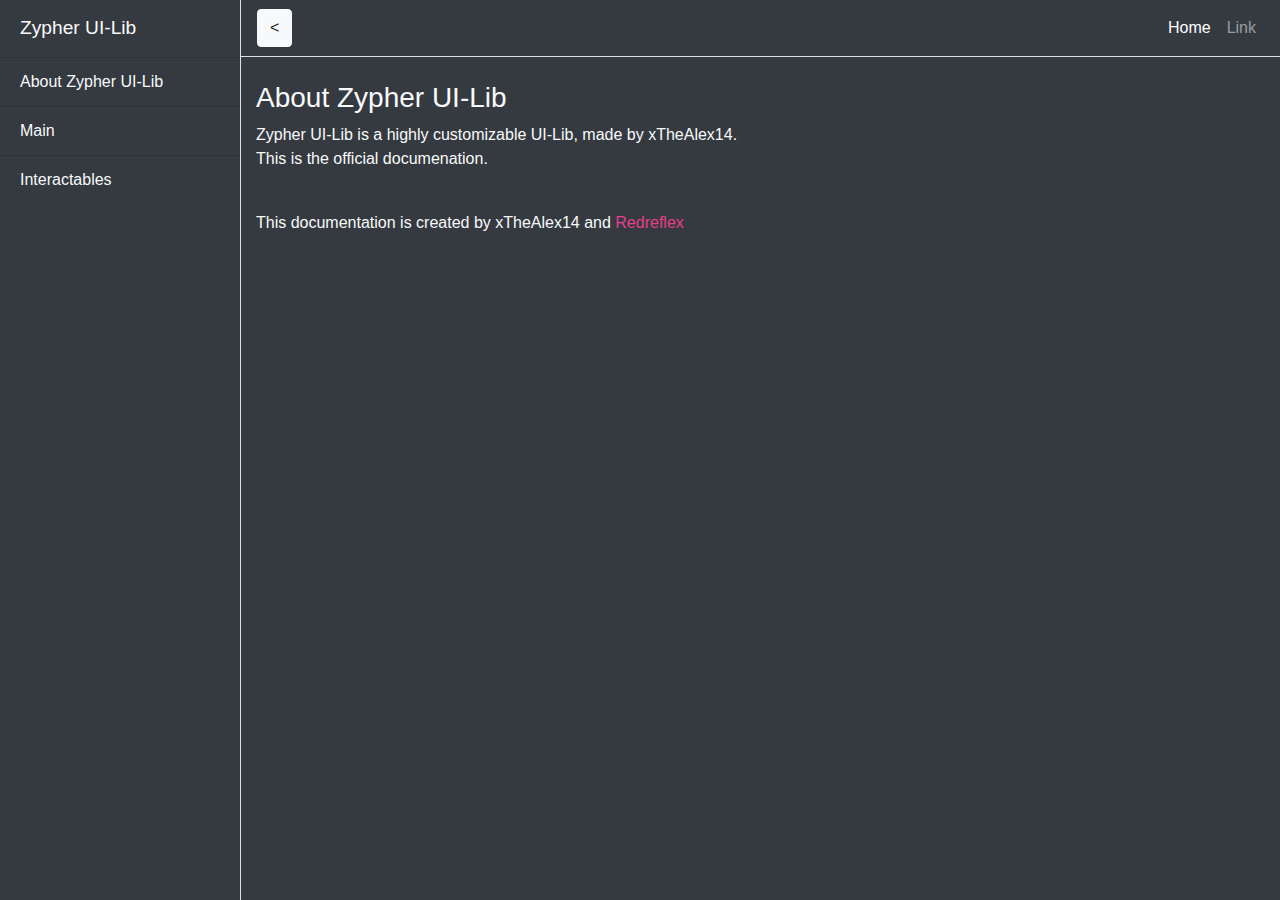
<file: index.html>
<!DOCTYPE html>
<html lang="en">

<head>

  <meta charset="utf-8">
  <meta name="viewport" content="width=device-width, initial-scale=1, shrink-to-fit=no">
  <meta name="description" content="">
  <meta name="author" content="">

  <title>Zypher UILib</title>

  <!-- Bootstrap core CSS -->
  <link href="vendor/bootstrap/css/bootstrap.min.css" rel="stylesheet">

  <!-- Custom styles for this template -->
  <link href="css/simple-sidebar.css" rel="stylesheet">

</head>

<body>

  <div class="d-flex" id="wrapper">

    <!-- Sidebar -->
    <div class="bg-dark border-right" id="sidebar-wrapper">
      <div class="sidebar-heading text-light">Zypher UI-Lib</div>
      <div class="list-group list-group-flush">
        <a href="./" class="list-group-item list-group-item-action bg-dark text-light">About Zypher UI-Lib</a>
        <a href="./main.html" class="list-group-item list-group-item-action bg-dark text-light">Main</a>
        <a href="./interactables.html" class="list-group-item list-group-item-action bg-dark text-light">Interactables</a>
      </div>
    </div>
    <!-- /#sidebar-wrapper -->

    <!-- Page Content -->
    <div id="page-content-wrapper">

      <nav class="navbar navbar-expand-lg navbar-dark bg-dark border-bottom">
        <button class="btn btn-light" onclick="toggleSidebar();" id="menu-toggle">&lt;</button>

        <button class="navbar-toggler" type="button" data-toggle="collapse" data-target="#navbarSupportedContent" aria-controls="navbarSupportedContent" aria-expanded="false" aria-label="Toggle navigation">
          <span class="navbar-toggler-icon"></span>
        </button>

        <div class="collapse navbar-collapse" id="navbarSupportedContent">
          <ul class="navbar-nav ml-auto mt-2 mt-lg-0">
            <li class="nav-item active">
              <a class="nav-link" href="#">Home <span class="sr-only">(current)</span></a>
            </li>
            <li class="nav-item">
              <a class="nav-link" href="#">Link</a>
            </li>
          </ul>
        </div>
      </nav>

      <div class="container-fluid">
        <h3 class="mt-4 text-light">About Zypher UI-Lib</h3>
        <p class="text-light">Zypher UI-Lib is a highly customizable UI-Lib, made by xTheAlex14.<br>This is the official documenation.</p>
        <br>
        <p class="text-light">This documentation is created by xTheAlex14 and <a style="color: #e83e8c;" href="https://redreflex.netlify.app/">Redreflex</a></p>
      </div>
    </div> 
    <!-- /#page-content-wrapper -->

  </div>
  <!-- /#wrapper -->

  <!-- Bootstrap core JavaScript -->
  <script src="vendor/jquery/jquery.min.js"></script>
  <script src="vendor/bootstrap/js/bootstrap.bundle.min.js"></script>
  <script src="./js/sidebarHandler.js"></script>

  <!-- Menu Toggle Script -->
  <script>
    $("#menu-toggle").click(function(e) {
      e.preventDefault();
      $("#wrapper").toggleClass("toggled");
    });
  </script>

</body>

</html>
</file>
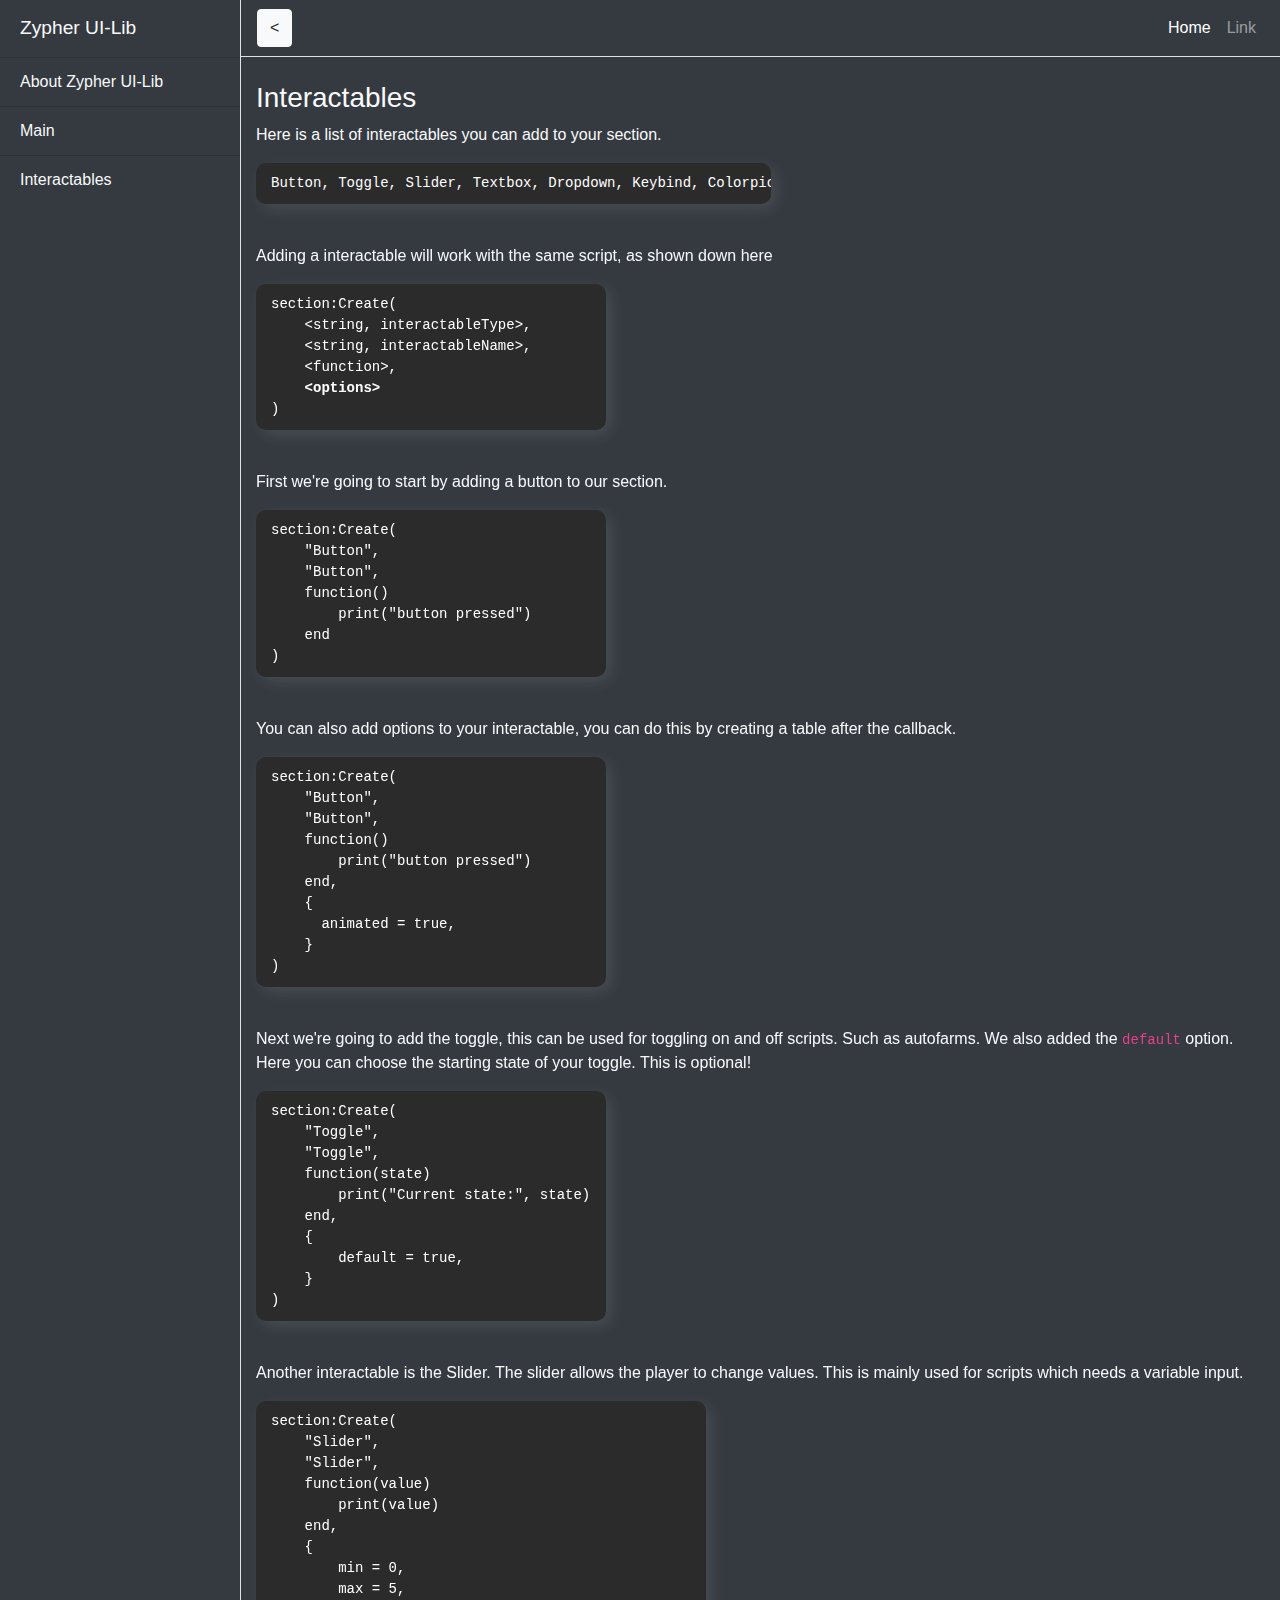
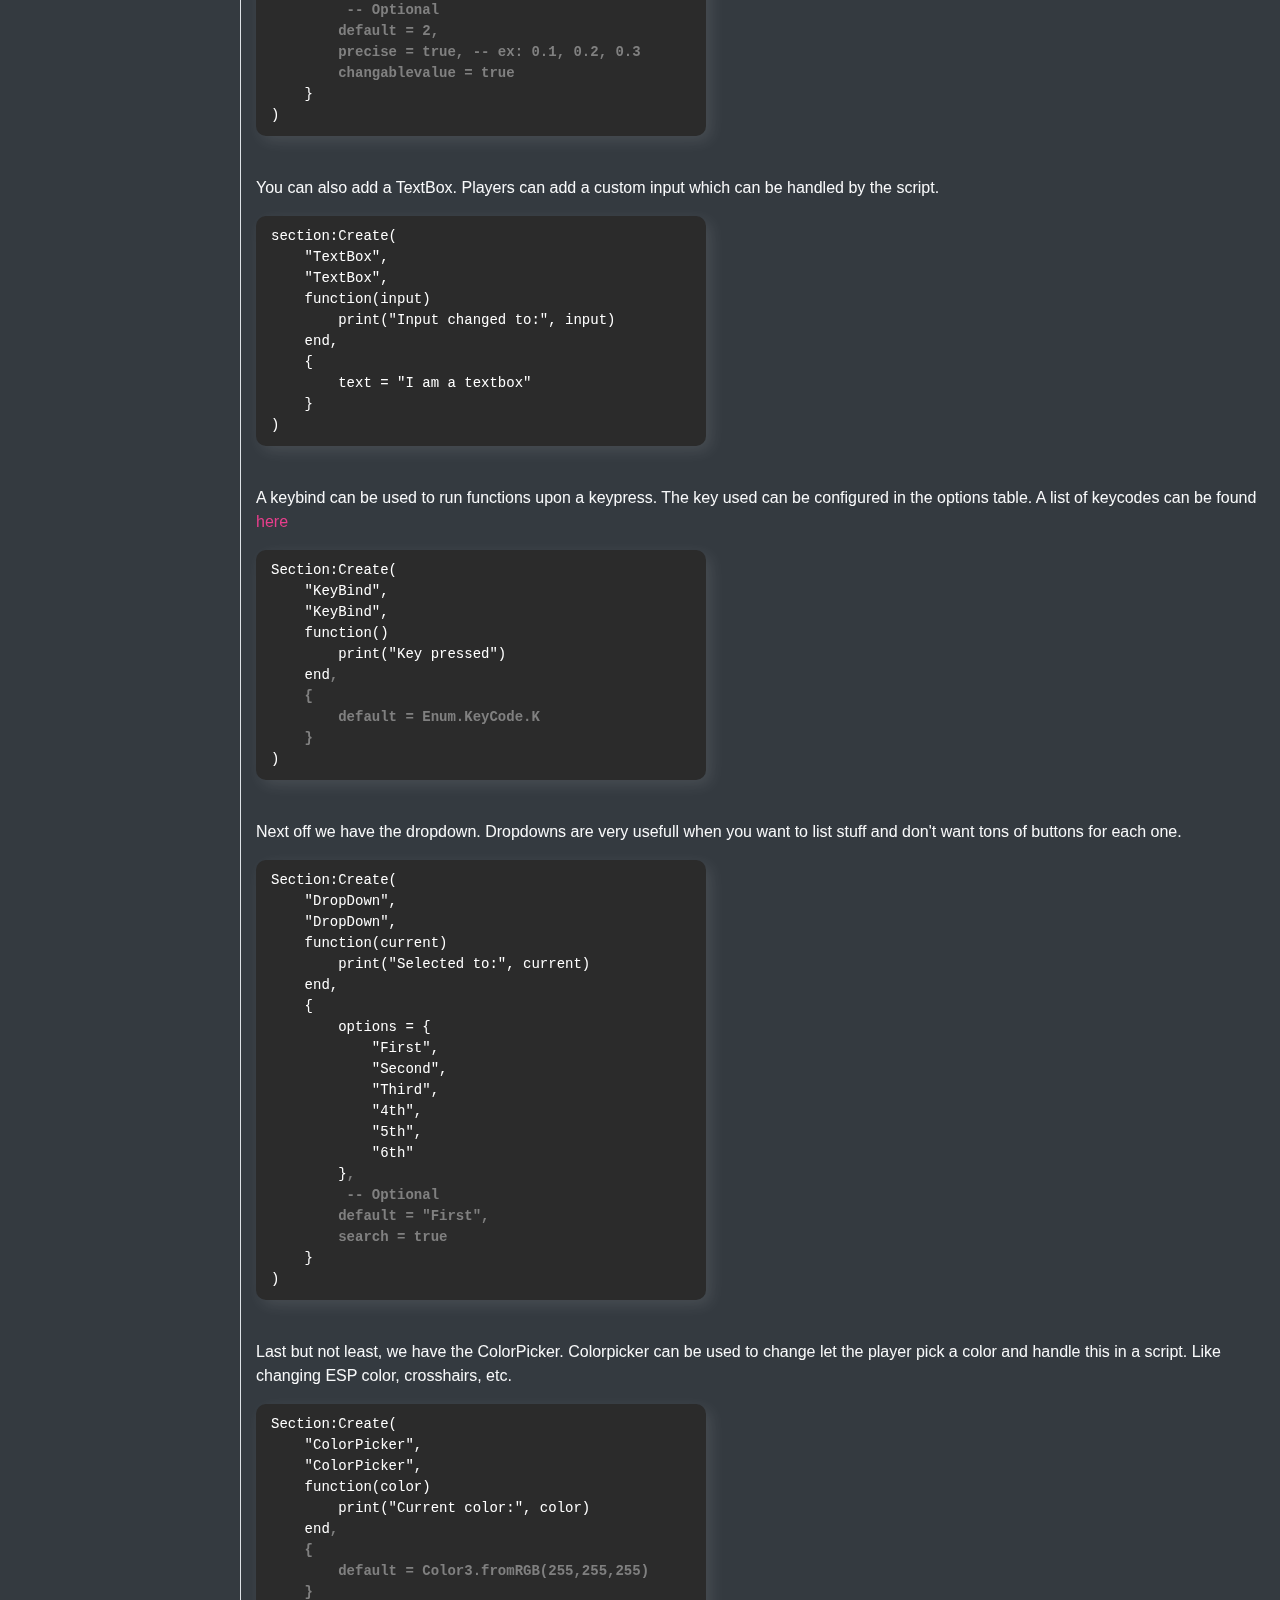
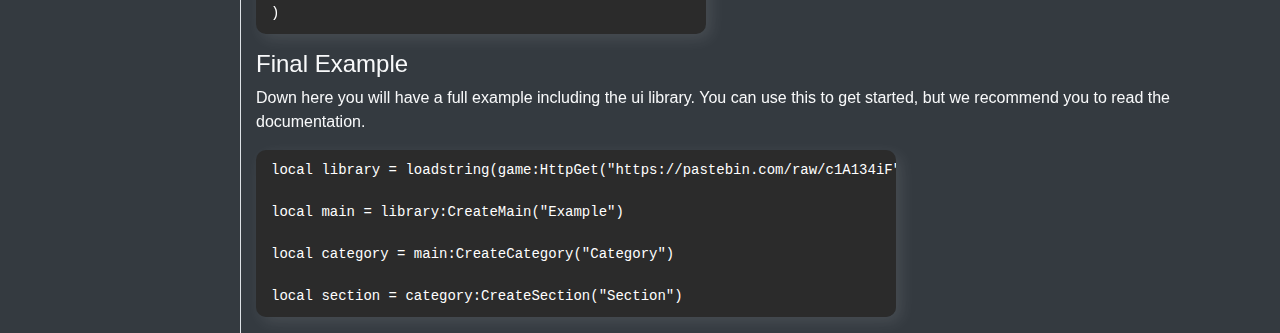
<file: interactables.html>
<!DOCTYPE html>
<html lang="en">

<head>

  <meta charset="utf-8">
  <meta name="viewport" content="width=device-width, initial-scale=1, shrink-to-fit=no">
  <meta name="description" content="">
  <meta name="author" content="">

  <title>Zypher UILib</title>

  <!-- Bootstrap core CSS -->
  <link href="vendor/bootstrap/css/bootstrap.min.css" rel="stylesheet">

  <!-- Custom styles for this template -->
  <link href="css/simple-sidebar.css" rel="stylesheet">

</head>

<body>

  <div class="d-flex" id="wrapper">

    <!-- Sidebar -->
    <div class="bg-dark border-right" id="sidebar-wrapper">
      <div class="sidebar-heading text-light">Zypher UI-Lib</div>
      <div class="list-group list-group-flush">
        <a href="./" class="list-group-item list-group-item-action bg-dark text-light">About Zypher UI-Lib</a>
        <a href="./main.html" class="list-group-item list-group-item-action bg-dark text-light">Main</a>
        <a href="./interactables.html" class="list-group-item list-group-item-action bg-dark text-light">Interactables</a>
      </div>
    </div>
    <!-- /#sidebar-wrapper -->

    <!-- Page Content -->
    <div id="page-content-wrapper">

      <nav class="navbar navbar-expand-lg navbar-dark bg-dark border-bottom">
        <button class="btn btn-light" onclick="toggleSidebar();" id="menu-toggle">&lt;</button>

        <button class="navbar-toggler" type="button" data-toggle="collapse" data-target="#navbarSupportedContent" aria-controls="navbarSupportedContent" aria-expanded="false" aria-label="Toggle navigation">
          <span class="navbar-toggler-icon"></span>
        </button>

        <div class="collapse navbar-collapse" id="navbarSupportedContent">
          <ul class="navbar-nav ml-auto mt-2 mt-lg-0">
            <li class="nav-item active">
              <a class="nav-link" href="#">Home <span class="sr-only">(current)</span></a>
            </li>
            <li class="nav-item">
              <a class="nav-link" href="#">Link</a>
            </li>
          </ul>
        </div>
      </nav>

      <div class="container-fluid">
        <h3 class="mt-4 text-light">Interactables</h3>
        <p class="text-light">Here is a list of interactables you can add to your section.</p>
        <pre class="code-example" style="width:515px;"><code>Button, Toggle, Slider, Textbox, Dropdown, Keybind, Colorpicker</code></pre>
        <br>
        <p class="text-light">Adding a interactable will work with the same script, as shown down here</p>
        <pre class="code-example" style="width:350px;"><code>section:Create(
    &lt;string, interactableType&gt;,
    &lt;string, interactableName&gt;,
    &lt;function&gt;,
    <strong>&lt;options&gt;</strong>
)</code></pre>
        <br>
        <p class="text-light">First we're going to start by adding a button to our section.</p>
        <pre class="code-example" style="width:350px;"><code>section:Create(
    "Button",
    "Button",
    function()
        print("button pressed")
    end
)</code></pre>
        <br>
        <p class="text-light">You can also add options to your interactable, you can do this by creating a table after the callback.</p>
        <pre class="code-example" style="width:350px;"><code>section:Create(
    "Button",
    "Button",
    function()
        print("button pressed")
    end,
    {
      animated = true,
    }
)</code></pre>
        <br>
        <p class="text-light">Next we're going to add the toggle, this can be used for toggling on and off scripts. Such as autofarms. We also added the <code>default</code> option. Here you can choose the starting state of your toggle. This is optional!</p>
        <pre class="code-example" style="width:350px;"><code>section:Create(
    "Toggle",
    "Toggle",
    function(state)
        print("Current state:", state)
    end,
    {
        default = true,
    }
)</code></pre>
        <br>
        <p class="text-light">Another interactable is the Slider. The slider allows the player to change values. This is mainly used for scripts which needs a variable input.</p>
        <pre class="code-example" style="width:450px;"><code>section:Create(
    "Slider",
    "Slider",
    function(value)
        print(value)
    end,
    {
        min = 0,
        max = 5,
        <strong style="color:gray"> -- Optional
        default = 2,
        precise = true, -- ex: 0.1, 0.2, 0.3
        changablevalue = true</strong>
    }
)</code></pre>
        <br>
        <p class="text-light">You can also add a TextBox. Players can add a custom input which can be handled by the script.</p>
        <pre class="code-example" style="width:450px;"><code>section:Create(
    "TextBox",
    "TextBox",
    function(input)
        print("Input changed to:", input)
    end,
    {
        text = "I am a textbox"
    }
)</code></pre>
        <br>
        <p class="text-light">A keybind can be used to run functions upon a keypress. The key used can be configured in the options table. A list of keycodes can be found <a style="color: #e83e8c" href="https://developer.roblox.com/en-us/api-reference/enum/KeyCode">here</a></p>
        <pre class="code-example" style="width:450px;"><code>Section:Create(
    "KeyBind",
    "KeyBind", 
    function()
        print("Key pressed")
    end<strong style="color:gray">,
    {
        default = Enum.KeyCode.K
    }</strong>
)</code></pre>
<br>
<p class="text-light">Next off we have the dropdown. Dropdowns are very usefull when you want to list stuff and don't want tons of buttons for each one.</a></p>
<pre class="code-example" style="width:450px;"><code>Section:Create(
    "DropDown",
    "DropDown", 
    function(current)
        print("Selected to:", current)
    end,
    {
        options = {
            "First",
            "Second",
            "Third",
            "4th",
            "5th",
            "6th"
        }<strong style="color:gray">,
         -- Optional
        default = "First",
        search = true</strong>
    }
)</code></pre>
<br>
<p class="text-light">Last but not least, we have the ColorPicker. Colorpicker can be used to change let the player pick a color and handle this in a script. Like changing ESP color, crosshairs, etc.</a></p>
<pre class="code-example" style="width:450px;"><code>Section:Create(
    "ColorPicker",
    "ColorPicker",
    function(color)
        print("Current color:", color)
    end<strong style="color:gray">,
    {
        default = Color3.fromRGB(255,255,255)
    }</strong>
)</code></pre>
        <h4 class="text-light">Final Example</h4>
        <p class="text-light">Down here you will have a full example including the ui library. You can use this to get started, but we recommend you to read the documentation.</p>
        <pre class="code-example" style="width:640px;"><code>local library = loadstring(game:HttpGet("https://pastebin.com/raw/c1A134iF"))()

local main = library:CreateMain("Example")
 
local category = main:CreateCategory("Category")
 
local section = category:CreateSection("Section")</code></pre>
      </div>
    </div> 
    <!-- /#page-content-wrapper -->

  </div>
  <!-- /#wrapper -->

  <!-- Bootstrap core JavaScript -->
  <script src="vendor/jquery/jquery.min.js"></script>
  <script src="vendor/bootstrap/js/bootstrap.bundle.min.js"></script>
  <script src="./js/sidebarHandler.js"></script>

  <!-- Menu Toggle Script -->
  <script>
    $("#menu-toggle").click(function(e) {
      e.preventDefault();
      $("#wrapper").toggleClass("toggled");
    });
  </script>

</body>

</html>
</file>
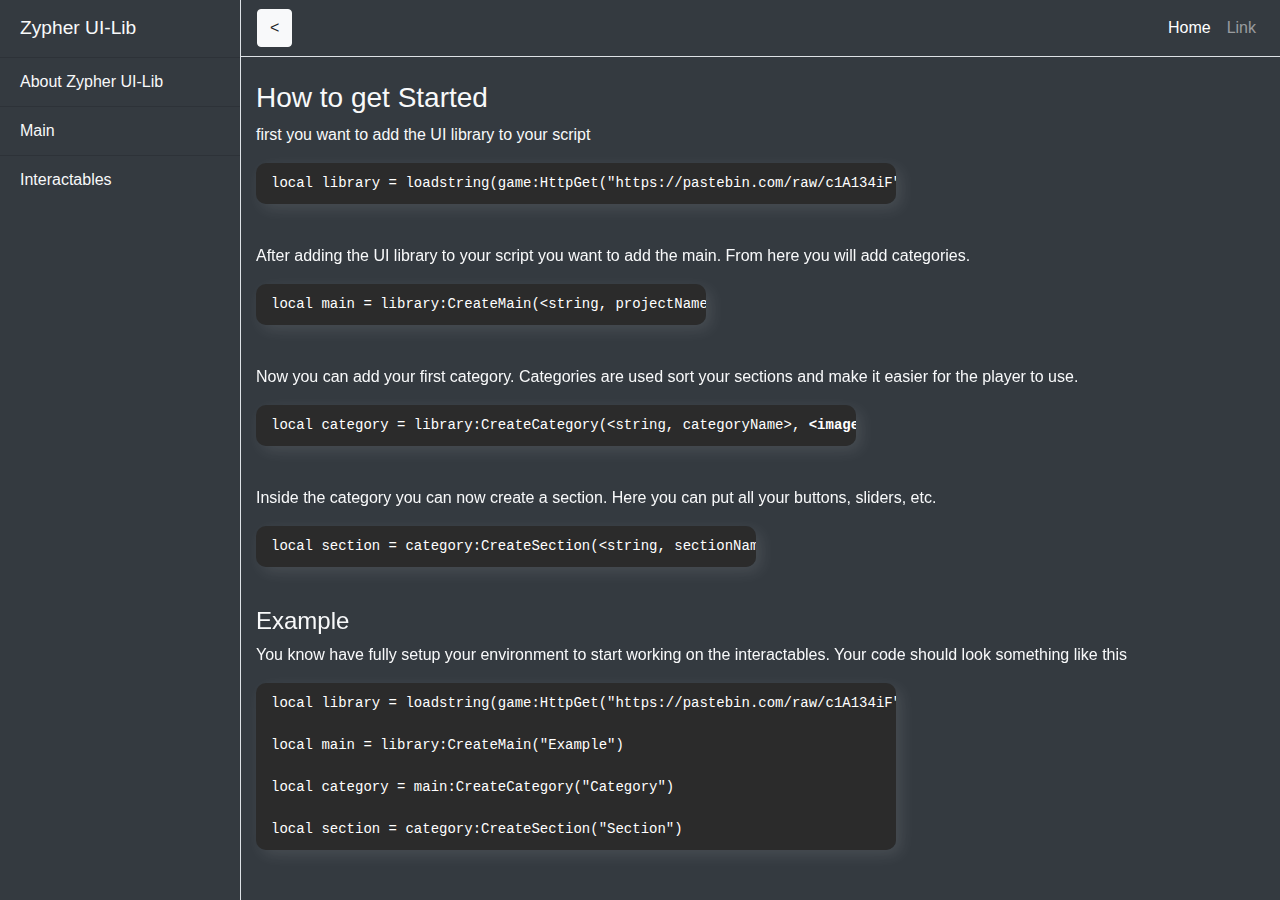
<file: main.html>
<!DOCTYPE html>
<html lang="en">

<head>

  <meta charset="utf-8">
  <meta name="viewport" content="width=device-width, initial-scale=1, shrink-to-fit=no">
  <meta name="description" content="">
  <meta name="author" content="">

  <title>Zypher UILib</title>

  <!-- Bootstrap core CSS -->
  <link href="vendor/bootstrap/css/bootstrap.min.css" rel="stylesheet">

  <!-- Custom styles for this template -->
  <link href="css/simple-sidebar.css" rel="stylesheet">

</head>

<body>

  <div class="d-flex" id="wrapper">

    <!-- Sidebar -->
    <div class="bg-dark border-right" id="sidebar-wrapper">
      <div class="sidebar-heading text-light">Zypher UI-Lib</div>
      <div class="list-group list-group-flush">
        <a href="./" class="list-group-item list-group-item-action bg-dark text-light">About Zypher UI-Lib</a>
        <a href="./main.html" class="list-group-item list-group-item-action bg-dark text-light">Main</a>
        <a href="./interactables.html" class="list-group-item list-group-item-action bg-dark text-light">Interactables</a>
      </div>
    </div>
    <!-- /#sidebar-wrapper -->

    <!-- Page Content -->
    <div id="page-content-wrapper">

      <nav class="navbar navbar-expand-lg navbar-dark bg-dark border-bottom">
        <button class="btn btn-light" onclick="toggleSidebar();" id="menu-toggle">&lt;</button>

        <button class="navbar-toggler" type="button" data-toggle="collapse" data-target="#navbarSupportedContent" aria-controls="navbarSupportedContent" aria-expanded="false" aria-label="Toggle navigation">
          <span class="navbar-toggler-icon"></span>
        </button>

        <div class="collapse navbar-collapse" id="navbarSupportedContent">
          <ul class="navbar-nav ml-auto mt-2 mt-lg-0">
            <li class="nav-item active">
              <a class="nav-link" href="#">Home <span class="sr-only">(current)</span></a>
            </li>
            <li class="nav-item">
              <a class="nav-link" href="#">Link</a>
            </li>
          </ul>
        </div>
      </nav>

      <div class="container-fluid">
        <h3 class="mt-4 text-light">How to get Started</h3>
        <p class="text-light">first you want to add the UI library to your script</p>
        <pre class="code-example" style="width:640px;"><code>local library = loadstring(game:HttpGet("https://pastebin.com/raw/c1A134iF"))()</code></pre>
        <br>
        <p class="text-light">After adding the UI library to your script you want to add the main. From here you will add categories.</p>
        <pre class="code-example" style="width:450px;"><code>local main = library:CreateMain(&lt;string, projectName&gt;)</code></pre>
        <br>
        <p class="text-light">Now you can add your first category. Categories are used sort your sections and make it easier for the player to use.</p>
        <pre class="code-example" style="width:600px;"><code>local category = library:CreateCategory(&lt;string, categoryName&gt;, <strong>&lt;imageID&gt;</strong>)</code></pre>
        <br>
        <p class="text-light">Inside the category you can now create a section. Here you can put all your buttons, sliders, etc.</p>
        <pre class="code-example" style="width:500px;"><code>local section = category:CreateSection(&lt;string, sectionName&gt;)</code></pre>
        <br>
        <h4 class="text-light">Example</h4>
        <p class="text-light">You know have fully setup your environment to start working on the interactables. Your code should look something like this</p>
        <pre class="code-example" style="width:640px;"><code>local library = loadstring(game:HttpGet("https://pastebin.com/raw/c1A134iF"))()

local main = library:CreateMain("Example")
 
local category = main:CreateCategory("Category")
 
local section = category:CreateSection("Section")</code></pre>
      </div>
    </div> 
    <!-- /#page-content-wrapper -->

  </div>
  <!-- /#wrapper -->

  <!-- Bootstrap core JavaScript -->
  <script src="vendor/jquery/jquery.min.js"></script>
  <script src="vendor/bootstrap/js/bootstrap.bundle.min.js"></script>
  <script src="./js/sidebarHandler.js"></script>

  <!-- Menu Toggle Script -->
  <script>
    $("#menu-toggle").click(function(e) {
      e.preventDefault();
      $("#wrapper").toggleClass("toggled");
    });
  </script>

</body>

</html>
</file>
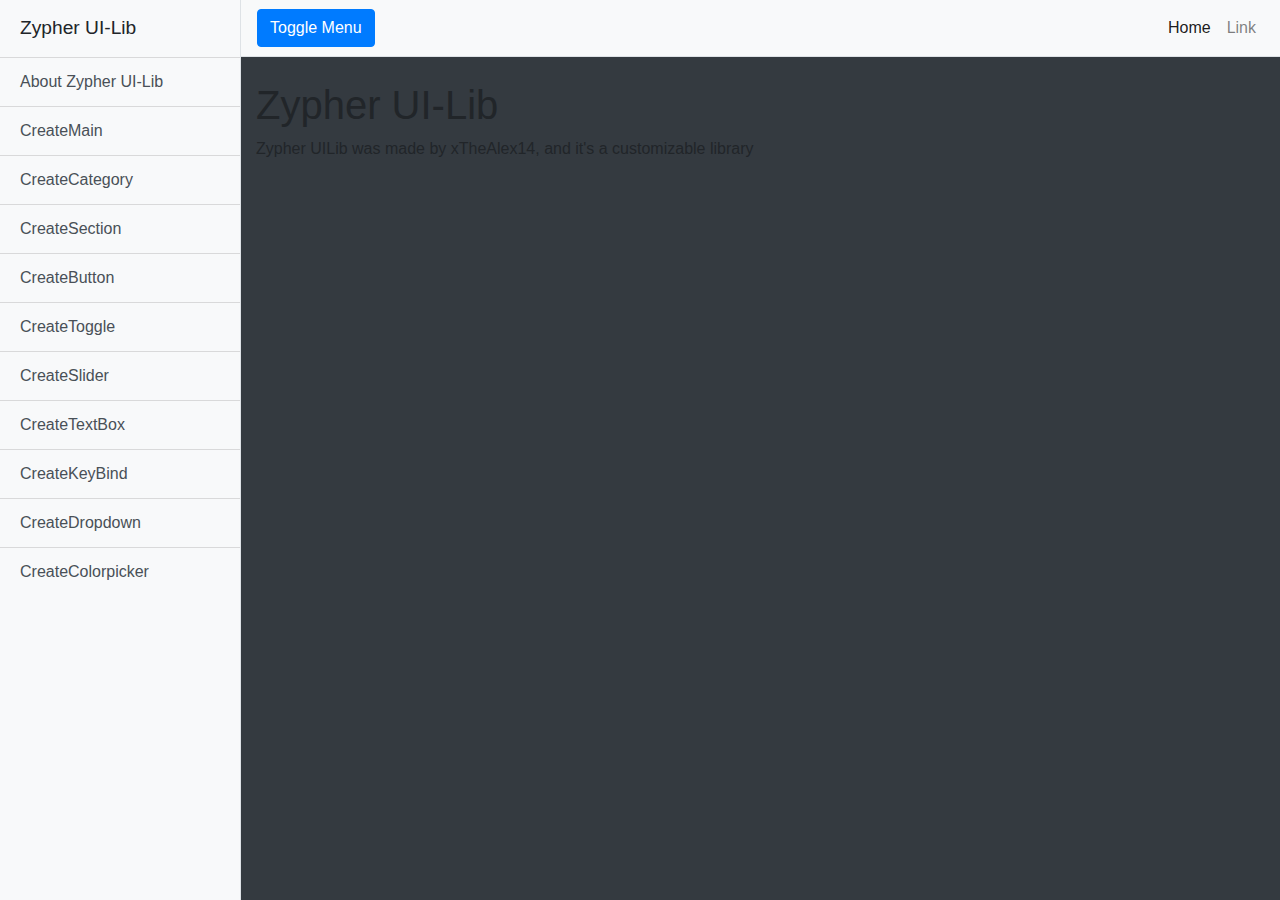
<file: zypherlib/CreateButton.html>
<!DOCTYPE html>
<html lang="en">

<head>

  <meta charset="utf-8">
  <meta name="viewport" content="width=device-width, initial-scale=1, shrink-to-fit=no">
  <meta name="description" content="">
  <meta name="author" content="">

  <title>Zypher UILib</title>

  <!-- Bootstrap core CSS -->
  <link href="../vendor/bootstrap/css/bootstrap.min.css" rel="stylesheet">

  <!-- Custom styles for this template -->
  <link href="../css/simple-sidebar.css" rel="stylesheet">

</head>

<body>

  <div class="d-flex" id="wrapper">

    <!-- Sidebar -->
    <div class="bg-light border-right" id="sidebar-wrapper">
      <div class="sidebar-heading">Zypher UI-Lib </div>
      <div class="list-group list-group-flush">
        <a href="../zypherlib.html" class="list-group-item list-group-item-action bg-light">About Zypher UI-Lib</a>
        <a href="../zypherlib/CreateMain.html" class="list-group-item list-group-item-action bg-light">CreateMain</a>
        <a href="../zypherlib/CreateCategory.html" class="list-group-item list-group-item-action bg-light">CreateCategory</a>
        <a href="../zypherlib/CreateSection.html" class="list-group-item list-group-item-action bg-light">CreateSection</a>
        <a href="../zypherlib/CreateButton.html" class="list-group-item list-group-item-action bg-light">CreateButton</a>
        <a href="../zypherlib/CreateToggle.html" class="list-group-item list-group-item-action bg-light">CreateToggle</a>
        <a href="../zypherlib/CreateSlider.html" class="list-group-item list-group-item-action bg-light">CreateSlider</a>
        <a href="../zypherlib/CreateTextbox.html" class="list-group-item list-group-item-action bg-light">CreateTextBox</a>
        <a href="../zypherlib/CreateKeyBind.html" class="list-group-item list-group-item-action bg-light">CreateKeyBind</a>
        <a href="../zypherlib/CreateDropdown.html" class="list-group-item list-group-item-action bg-light">CreateDropdown</a>
        <a href="../zypherlib/CreateColorpicker.html" class="list-group-item list-group-item-action bg-light">CreateColorpicker</a>
      </div>
    </div>
    <!-- /#sidebar-wrapper -->

    <!-- Page Content -->
    <div id="page-content-wrapper">

      <nav class="navbar navbar-expand-lg navbar-light bg-light border-bottom">
        <button class="btn btn-primary" id="menu-toggle">Toggle Menu</button>

        <button class="navbar-toggler" type="button" data-toggle="collapse" data-target="#navbarSupportedContent" aria-controls="navbarSupportedContent" aria-expanded="false" aria-label="Toggle navigation">
          <span class="navbar-toggler-icon"></span>
        </button>

        <div class="collapse navbar-collapse" id="navbarSupportedContent">
          <ul class="navbar-nav ml-auto mt-2 mt-lg-0">
            <li class="nav-item active">
              <a class="nav-link" href="#">Home <span class="sr-only">(current)</span></a>
            </li>
            <li class="nav-item">
              <a class="nav-link" href="#">Link</a>
            </li>
          </ul>
        </div>
      </nav>

      <div class="container-fluid">
        <h1 class="mt-4">Zypher UI-Lib</h1>
        <p>Zypher UILib was made by xTheAlex14, and it's a customizable library</p>
        <p></p>
      </div>
    </div>
    <!-- /#page-content-wrapper -->

  </div>
  <!-- /#wrapper -->

  <!-- Bootstrap core JavaScript -->
  <script src="../vendor/jquery/jquery.min.js"></script>
  <script src="../vendor/bootstrap/js/bootstrap.bundle.min.js"></script>

  <!-- Menu Toggle Script -->
  <script>
    $("#menu-toggle").click(function(e) {
      e.preventDefault();
      $("#wrapper").toggleClass("toggled");
    });
  </script>

</body>

</html>
</file>
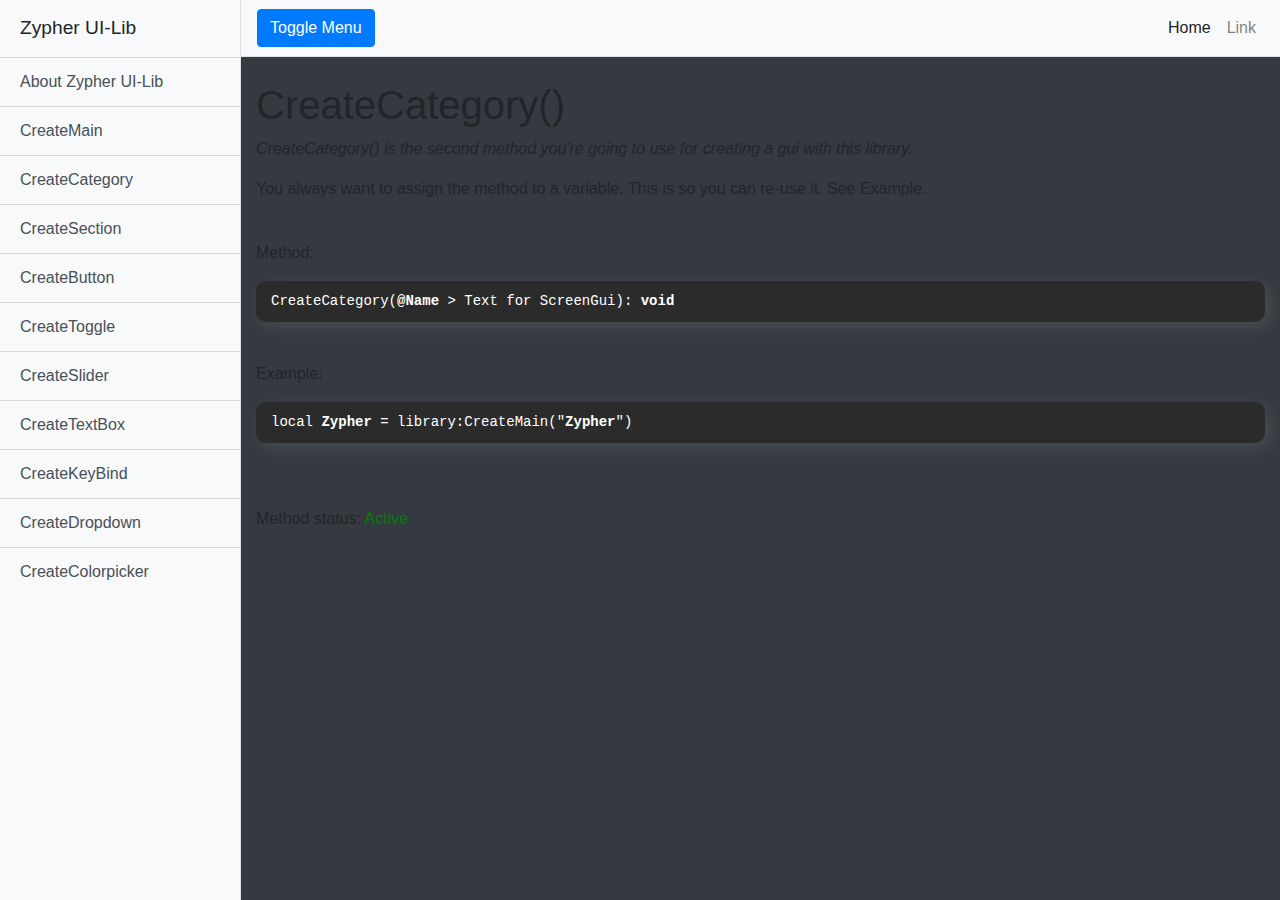
<file: zypherlib/CreateCategory.html>
<!DOCTYPE html>
<html lang="en">

<head>

  <meta charset="utf-8">
  <meta name="viewport" content="width=device-width, initial-scale=1, shrink-to-fit=no">
  <meta name="description" content="">
  <meta name="author" content="">

  <title>Zypher UILib</title>

  <!-- Bootstrap core CSS -->
  <link href="../vendor/bootstrap/css/bootstrap.min.css" rel="stylesheet">

  <!-- Custom styles for this template -->
  <link href="../css/simple-sidebar.css" rel="stylesheet">

</head>

<body>

  <div class="d-flex" id="wrapper">

    <!-- Sidebar -->
    <div class="bg-light border-right" id="sidebar-wrapper">
      <div class="sidebar-heading">Zypher UI-Lib </div>
      <div class="list-group list-group-flush">
        <a href="../zypherlib.html" class="list-group-item list-group-item-action bg-light">About Zypher UI-Lib</a>
        <a href="../zypherlib/CreateMain.html" class="list-group-item list-group-item-action bg-light">CreateMain</a>
        <a href="../zypherlib/CreateCategory.html"
          class="list-group-item list-group-item-action bg-light">CreateCategory</a>
        <a href="../zypherlib/CreateSection.html"
          class="list-group-item list-group-item-action bg-light">CreateSection</a>
        <a href="../zypherlib/CreateButton.html"
          class="list-group-item list-group-item-action bg-light">CreateButton</a>
        <a href="../zypherlib/CreateToggle.html"
          class="list-group-item list-group-item-action bg-light">CreateToggle</a>
        <a href="../zypherlib/CreateSlider.html"
          class="list-group-item list-group-item-action bg-light">CreateSlider</a>
        <a href="../zypherlib/CreateTextbox.html"
          class="list-group-item list-group-item-action bg-light">CreateTextBox</a>
        <a href="../zypherlib/CreateKeyBind.html"
          class="list-group-item list-group-item-action bg-light">CreateKeyBind</a>
        <a href="../zypherlib/CreateDropdown.html"
          class="list-group-item list-group-item-action bg-light">CreateDropdown</a>
        <a href="../zypherlib/CreateColorpicker.html"
          class="list-group-item list-group-item-action bg-light">CreateColorpicker</a>
      </div>
    </div>
    <!-- /#sidebar-wrapper -->

    <!-- Page Content -->
    <div id="page-content-wrapper">

      <nav class="navbar navbar-expand-lg navbar-light bg-light border-bottom">
        <button class="btn btn-primary" id="menu-toggle">Toggle Menu</button>

        <button class="navbar-toggler" type="button" data-toggle="collapse" data-target="#navbarSupportedContent"
          aria-controls="navbarSupportedContent" aria-expanded="false" aria-label="Toggle navigation">
          <span class="navbar-toggler-icon"></span>
        </button>

        <div class="collapse navbar-collapse" id="navbarSupportedContent">
          <ul class="navbar-nav ml-auto mt-2 mt-lg-0">
            <li class="nav-item active">
              <a class="nav-link" href="#">Home <span class="sr-only">(current)</span></a>
            </li>
            <li class="nav-item">
              <a class="nav-link" href="#">Link</a>
            </li>
          </ul>
        </div>
      </nav>

      <div class="container-fluid">
        <h1 class="mt-4">CreateCategory()</h1>
        <p><i>CreateCategory() is the second method you're going to use for creating a gui with this library.</i></p>
        <p>You always want to assign the method to a variable. This is so you can re-use it. See Example.</p>
        <br>
        <p>Method:</p>
        <pre class="code-example"><code>CreateCategory(<strong>@Name</strong> > Text for ScreenGui): <strong>void</strong></code></pre>
        <br>
        <p>Example:</p>
        <pre class="code-example"><code>local <strong>Zypher</strong> = library:CreateMain("<strong>Zypher</strong>")</strong></code></pre>
        <br>
        <br>
        <p>Method status: <span class="active-method">Active</span></p>
      </div>
    </div>
    <!-- /#page-content-wrapper -->

  </div>
  <!-- /#wrapper -->

  <!-- Bootstrap core JavaScript -->
  <script src="../vendor/jquery/jquery.min.js"></script>
  <script src="../vendor/bootstrap/js/bootstrap.bundle.min.js"></script>

  <!-- Menu Toggle Script -->
  <script>
    $("#menu-toggle").click(function (e) {
      e.preventDefault();
      $("#wrapper").toggleClass("toggled");
    });
  </script>

</body>

</html>
</file>
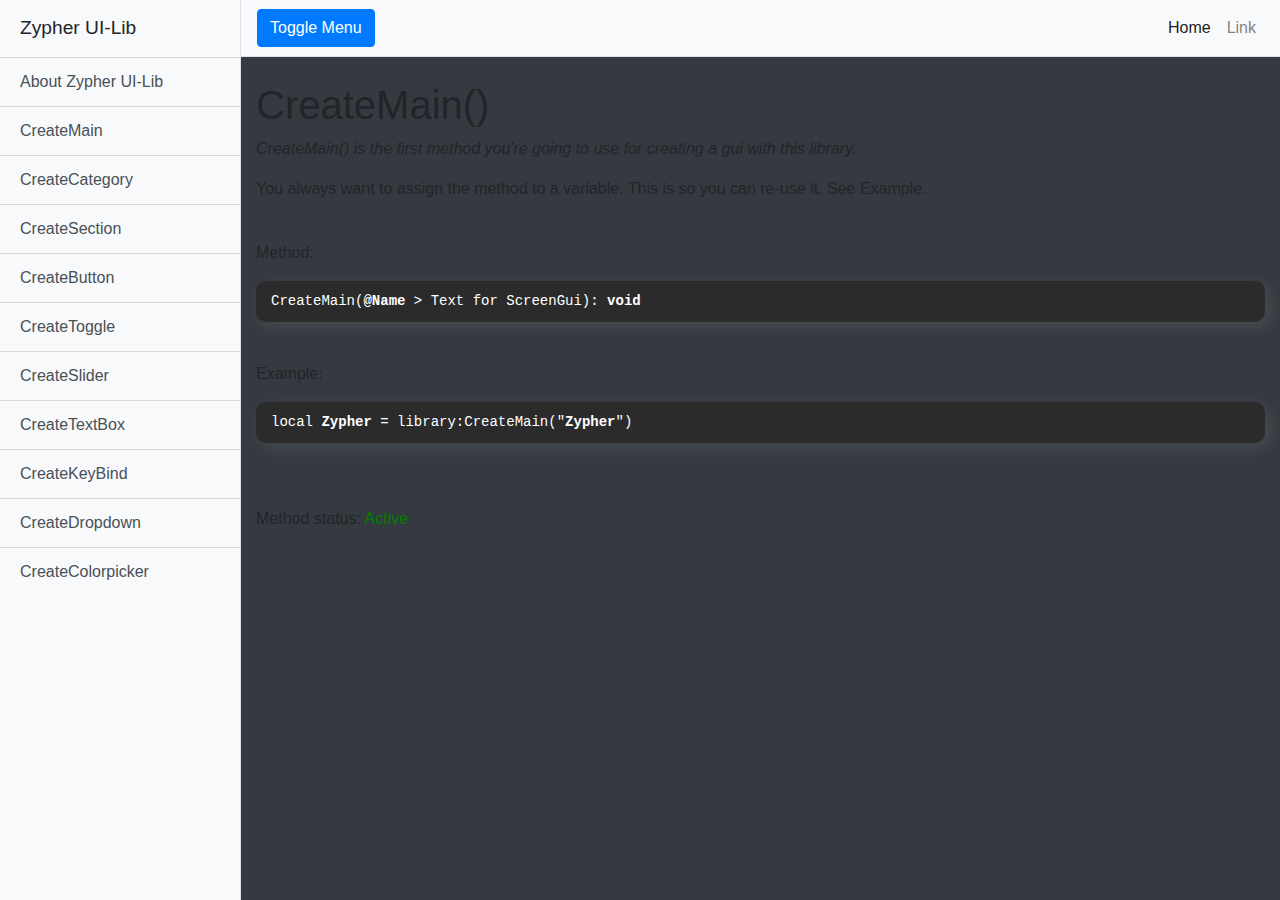
<file: zypherlib/CreateMain.html>
<!DOCTYPE html>
<html lang="en">

<head>

  <meta charset="utf-8">
  <meta name="viewport" content="width=device-width, initial-scale=1, shrink-to-fit=no">
  <meta name="description" content="">
  <meta name="author" content="">

  <title>Zypher UILib</title>

  <!-- Bootstrap core CSS -->
  <link href="../vendor/bootstrap/css/bootstrap.min.css" rel="stylesheet">

  <!-- Custom styles for this template -->
  <link href="../css/simple-sidebar.css" rel="stylesheet">

</head>

<body>

  <div class="d-flex" id="wrapper">

    <!-- Sidebar -->
    <div class="bg-light border-right" id="sidebar-wrapper">
      <div class="sidebar-heading">Zypher UI-Lib </div>
      <div class="list-group list-group-flush">
        <a href="../zypherlib.html" class="list-group-item list-group-item-action bg-light">About Zypher UI-Lib</a>
        <a href="../zypherlib/CreateMain.html" class="list-group-item list-group-item-action bg-light">CreateMain</a>
        <a href="../zypherlib/CreateCategory.html"
          class="list-group-item list-group-item-action bg-light">CreateCategory</a>
        <a href="../zypherlib/CreateSection.html"
          class="list-group-item list-group-item-action bg-light">CreateSection</a>
        <a href="../zypherlib/CreateButton.html"
          class="list-group-item list-group-item-action bg-light">CreateButton</a>
        <a href="../zypherlib/CreateToggle.html"
          class="list-group-item list-group-item-action bg-light">CreateToggle</a>
        <a href="../zypherlib/CreateSlider.html"
          class="list-group-item list-group-item-action bg-light">CreateSlider</a>
        <a href="../zypherlib/CreateTextbox.html"
          class="list-group-item list-group-item-action bg-light">CreateTextBox</a>
        <a href="../zypherlib/CreateKeyBind.html"
          class="list-group-item list-group-item-action bg-light">CreateKeyBind</a>
        <a href="../zypherlib/CreateDropdown.html"
          class="list-group-item list-group-item-action bg-light">CreateDropdown</a>
        <a href="../zypherlib/CreateColorpicker.html"
          class="list-group-item list-group-item-action bg-light">CreateColorpicker</a>
      </div>
    </div>
    <!-- /#sidebar-wrapper -->

    <!-- Page Content -->
    <div id="page-content-wrapper">

      <nav class="navbar navbar-expand-lg navbar-light bg-light border-bottom">
        <button class="btn btn-primary" id="menu-toggle">Toggle Menu</button>

        <button class="navbar-toggler" type="button" data-toggle="collapse" data-target="#navbarSupportedContent"
          aria-controls="navbarSupportedContent" aria-expanded="false" aria-label="Toggle navigation">
          <span class="navbar-toggler-icon"></span>
        </button>

        <div class="collapse navbar-collapse" id="navbarSupportedContent">
          <ul class="navbar-nav ml-auto mt-2 mt-lg-0">
            <li class="nav-item active">
              <a class="nav-link" href="#">Home <span class="sr-only">(current)</span></a>
            </li>
            <li class="nav-item">
              <a class="nav-link" href="#">Link</a>
            </li>
          </ul>
        </div>
      </nav>

      <div class="container-fluid">
        <h1 class="mt-4">CreateMain()</h1>
        <p><i>CreateMain() is the first method you're going to use for creating a gui with this library.</i></p>
        <p>You always want to assign the method to a variable. This is so you can re-use it. See Example.</p>
        <br>
        <p>Method:</p>
        <pre class="code-example"><code>CreateMain(<strong>@Name</strong> > Text for ScreenGui): <strong>void</strong></code></pre>
        <br>
        <p>Example:</p>
        <pre class="code-example"><code>local <strong>Zypher</strong> = library:CreateMain("<strong>Zypher</strong>")</strong></code></pre>
        <br>
        <br>
        <p>Method status: <span class="active-method">Active</span></p>
      </div>
    </div>
    <!-- /#page-content-wrapper -->

  </div>
  <!-- /#wrapper -->

  <!-- Bootstrap core JavaScript -->
  <script src="../vendor/jquery/jquery.min.js"></script>
  <script src="../vendor/bootstrap/js/bootstrap.bundle.min.js"></script>

  <!-- Menu Toggle Script -->
  <script>
    $("#menu-toggle").click(function (e) {
      e.preventDefault();
      $("#wrapper").toggleClass("toggled");
    });
  </script>

</body>

</html>
</file>
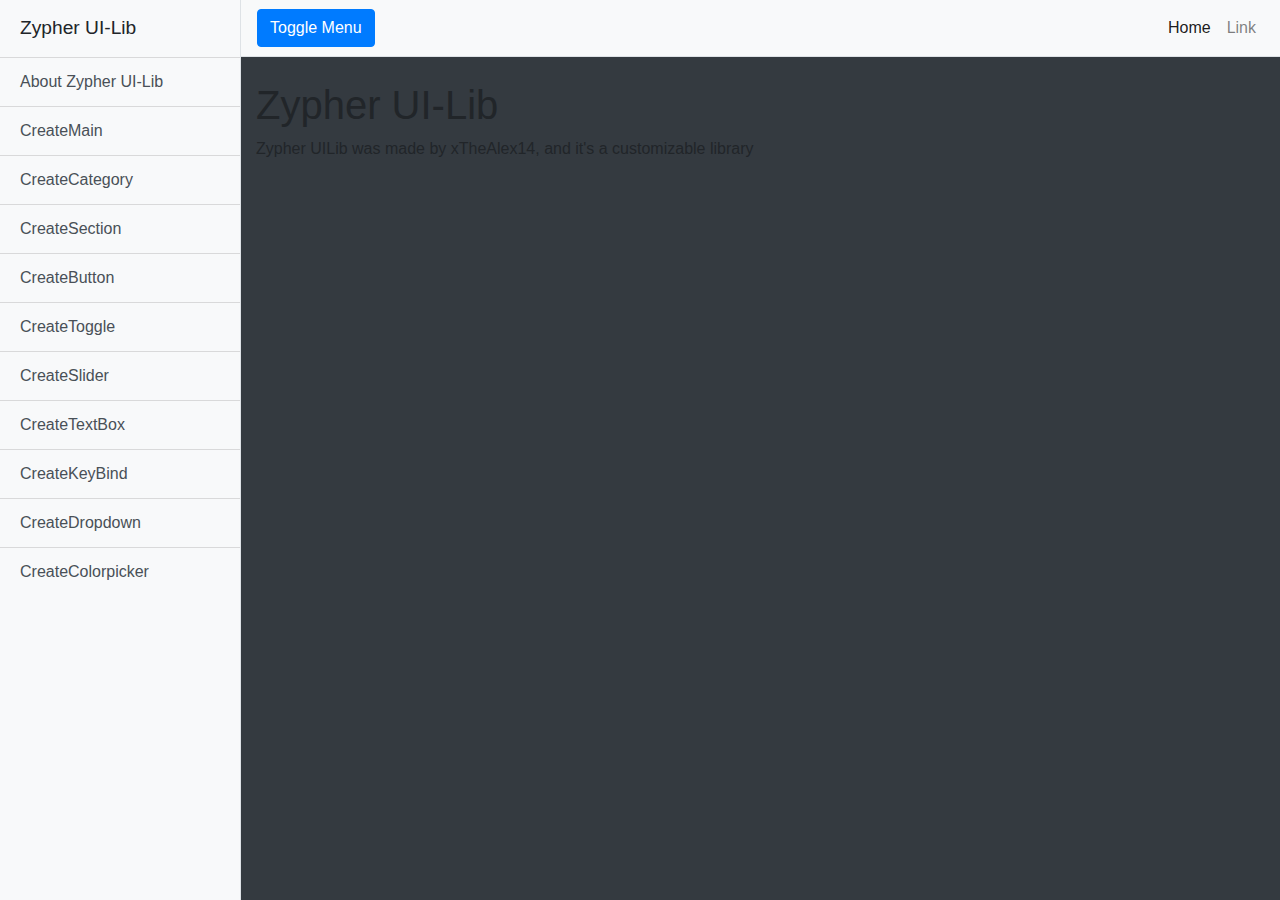
<file: zypherlib/CreateToggle.html>
<!DOCTYPE html>
<html lang="en">

<head>

  <meta charset="utf-8">
  <meta name="viewport" content="width=device-width, initial-scale=1, shrink-to-fit=no">
  <meta name="description" content="">
  <meta name="author" content="">

  <title>Zypher UILib</title>

  <!-- Bootstrap core CSS -->
  <link href="../vendor/bootstrap/css/bootstrap.min.css" rel="stylesheet">

  <!-- Custom styles for this template -->
  <link href="../css/simple-sidebar.css" rel="stylesheet">

</head>

<body>

  <div class="d-flex" id="wrapper">

    <!-- Sidebar -->
    <div class="bg-light border-right" id="sidebar-wrapper">
      <div class="sidebar-heading">Zypher UI-Lib </div>
      <div class="list-group list-group-flush">
        <a href="#" class="list-group-item list-group-item-action bg-light">About Zypher UI-Lib</a>
        <a href="../zypherlib/CreateMain.html" class="list-group-item list-group-item-action bg-light">CreateMain</a>
        <a href="../zypherlib/CreateCategory.html" class="list-group-item list-group-item-action bg-light">CreateCategory</a>
        <a href="../zypherlib/CreateSection.html" class="list-group-item list-group-item-action bg-light">CreateSection</a>
        <a href="../zypherlib/CreateButton.html" class="list-group-item list-group-item-action bg-light">CreateButton</a>
        <a href="../zypherlib/CreateToggle.html" class="list-group-item list-group-item-action bg-light">CreateToggle</a>
        <a href="../zypherlib/CreateSlider.html" class="list-group-item list-group-item-action bg-light">CreateSlider</a>
        <a href="../zypherlib/CreateTextbox.html" class="list-group-item list-group-item-action bg-light">CreateTextBox</a>
        <a href="../zypherlib/CreateKeyBind.html" class="list-group-item list-group-item-action bg-light">CreateKeyBind</a>
        <a href="../zypherlib/CreateDropdown.html" class="list-group-item list-group-item-action bg-light">CreateDropdown</a>
        <a href="../zypherlib/CreateColorpicker.html" class="list-group-item list-group-item-action bg-light">CreateColorpicker</a>
      </div>
    </div>
    <!-- /#sidebar-wrapper -->

    <!-- Page Content -->
    <div id="page-content-wrapper">

      <nav class="navbar navbar-expand-lg navbar-light bg-light border-bottom">
        <button class="btn btn-primary" id="menu-toggle">Toggle Menu</button>

        <button class="navbar-toggler" type="button" data-toggle="collapse" data-target="#navbarSupportedContent" aria-controls="navbarSupportedContent" aria-expanded="false" aria-label="Toggle navigation">
          <span class="navbar-toggler-icon"></span>
        </button>

        <div class="collapse navbar-collapse" id="navbarSupportedContent">
          <ul class="navbar-nav ml-auto mt-2 mt-lg-0">
            <li class="nav-item active">
              <a class="nav-link" href="#">Home <span class="sr-only">(current)</span></a>
            </li>
            <li class="nav-item">
              <a class="nav-link" href="#">Link</a>
            </li>
          </ul>
        </div>
      </nav>

      <div class="container-fluid">
        <h1 class="mt-4">Zypher UI-Lib</h1>
        <p>Zypher UILib was made by xTheAlex14, and it's a customizable library</p>
        <p></p>
      </div>
    </div>
    <!-- /#page-content-wrapper -->

  </div>
  <!-- /#wrapper -->

  <!-- Bootstrap core JavaScript -->
  <script src="../vendor/jquery/jquery.min.js"></script>
  <script src="../vendor/bootstrap/js/bootstrap.bundle.min.js"></script>

  <!-- Menu Toggle Script -->
  <script>
    $("#menu-toggle").click(function(e) {
      e.preventDefault();
      $("#wrapper").toggleClass("toggled");
    });
  </script>

</body>

</html>
</file>
<file: css/simple-sidebar.css>
/*!
 * Start Bootstrap - Simple Sidebar (https://startbootstrap.com/template-overviews/simple-sidebar)
 * Copyright 2013-2019 Start Bootstrap
 * Licensed under MIT (https://github.com/BlackrockDigital/startbootstrap-simple-sidebar/blob/master/LICENSE)
 */
 body {
    overflow-x: hidden;
  }
  
  #sidebar-wrapper {
    min-height: 100vh;
    margin-left: -15rem;
    -webkit-transition: margin .25s ease-out;
    -moz-transition: margin .25s ease-out;
    -o-transition: margin .25s ease-out;
    transition: margin .25s ease-out;
  }
  
  #sidebar-wrapper .sidebar-heading {
    padding: 0.875rem 1.25rem;
    font-size: 1.2rem;
  }
  
  #sidebar-wrapper .list-group {
    width: 15rem;
  }
  
  #page-content-wrapper {
    min-width: 100vw;
    background-color: #343a40;
  }
  
  #wrapper.toggled #sidebar-wrapper {
    margin-left: 0;
  }
  
  @media (min-width: 768px) {
    #sidebar-wrapper {
      margin-left: 0;
    }
  
    #page-content-wrapper {
      min-width: 0;
      width: 100%;
    }
  
    #wrapper.toggled #sidebar-wrapper {
      margin-left: -15rem;
    }
  }

  .code-example {
    padding: 10px 15px; 
    background-color: rgb(43, 43, 43);
    color:white;
    border-radius: 10px;
    -webkit-box-shadow: 5px 5px 15px 0px rgba(255, 255, 255, 0.1);
    -moz-box-shadow: 5px 5px 15px 0px rgba(255, 255, 255, 0.1);
    box-shadow: 5px 5px 15px 0px rgba(255, 255, 255, 0.1);
  }

  .active-method {
    color: green;
  }

  .deprecated-method {
    color: darkgoldenrod;
  }

  .removed-method {
    color: red;
  }
</file>
